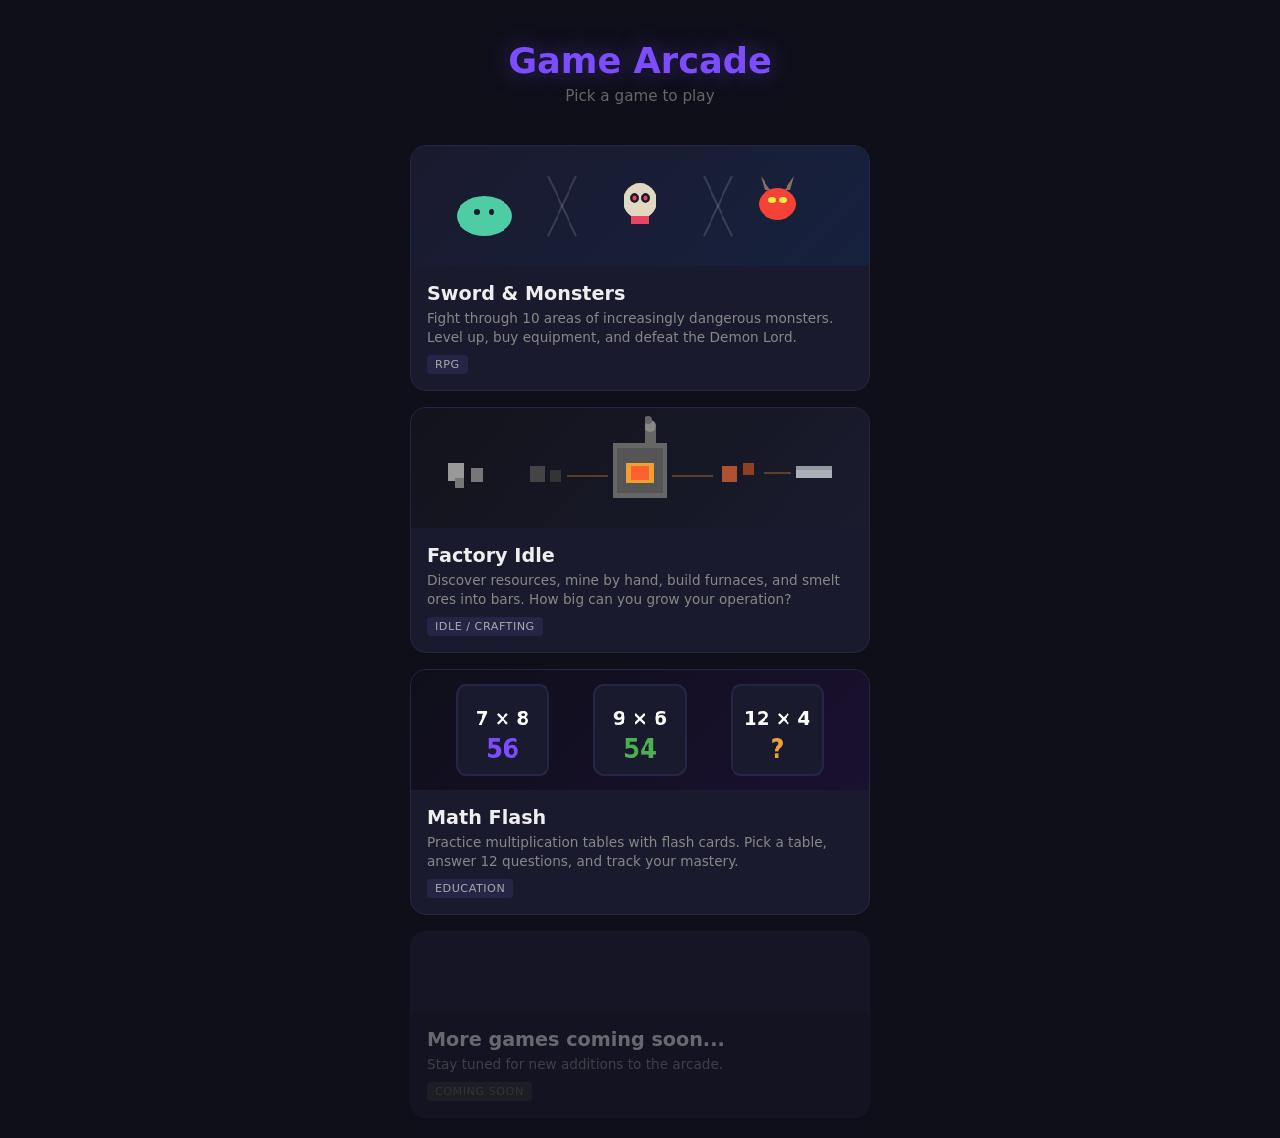
<file: index.html>
<!DOCTYPE html>
<html lang="en">
<head>
  <meta charset="UTF-8">
  <meta name="viewport" content="width=device-width, initial-scale=1.0, user-scalable=no">
  <meta name="apple-mobile-web-app-capable" content="yes">
  <meta name="apple-mobile-web-app-status-bar-style" content="black-translucent">
  <title>Game Arcade</title>
  <style>
    * {
      margin: 0;
      padding: 0;
      box-sizing: border-box;
    }

    body {
      background: #0f0f1a;
      color: #eee;
      font-family: 'Segoe UI', system-ui, sans-serif;
      min-height: 100dvh;
      display: flex;
      flex-direction: column;
      align-items: center;
      -webkit-user-select: none;
      user-select: none;
      touch-action: manipulation;
    }

    header {
      padding: 40px 20px 20px;
      text-align: center;
      width: 100%;
      max-width: 500px;
    }

    header h1 {
      font-size: 2.2rem;
      color: #7c4dff;
      text-shadow: 0 0 25px rgba(124, 77, 255, 0.4);
      margin-bottom: 6px;
    }

    header p {
      color: #666;
      font-size: 0.95rem;
    }

    .games-grid {
      width: 100%;
      max-width: 500px;
      padding: 20px;
      display: flex;
      flex-direction: column;
      gap: 16px;
    }

    .game-card {
      background: #1a1a2e;
      border-radius: 16px;
      overflow: hidden;
      text-decoration: none;
      color: inherit;
      transition: transform 0.15s, box-shadow 0.15s;
      -webkit-tap-highlight-color: transparent;
      display: block;
      border: 1px solid #252545;
    }

    .game-card:active {
      transform: scale(0.98);
    }

    .game-card-banner {
      height: 120px;
      display: flex;
      align-items: center;
      justify-content: center;
      position: relative;
      overflow: hidden;
    }

    .game-card-banner canvas {
      image-rendering: pixelated;
    }

    .game-card-body {
      padding: 16px;
    }

    .game-card-title {
      font-size: 1.2rem;
      font-weight: bold;
      margin-bottom: 4px;
    }

    .game-card-desc {
      font-size: 0.85rem;
      color: #888;
      line-height: 1.4;
    }

    .game-card-tag {
      display: inline-block;
      background: #252545;
      color: #aaa;
      font-size: 0.7rem;
      padding: 3px 8px;
      border-radius: 4px;
      margin-top: 8px;
      text-transform: uppercase;
      letter-spacing: 0.5px;
    }

    .coming-soon {
      opacity: 0.4;
      pointer-events: none;
    }

    .coming-soon .game-card-tag {
      background: #333;
      color: #666;
    }
  </style>
</head>
<body>
  <header>
    <h1>Game Arcade</h1>
    <p>Pick a game to play</p>
  </header>

  <div class="games-grid">
    <a href="sword-and-monsters/" class="game-card" id="card-sword">
      <div class="game-card-banner" id="banner-sword"></div>
      <div class="game-card-body">
        <div class="game-card-title">Sword & Monsters</div>
        <div class="game-card-desc">Fight through 10 areas of increasingly dangerous monsters. Level up, buy equipment, and defeat the Demon Lord.</div>
        <span class="game-card-tag">RPG</span>
      </div>
    </a>

    <a href="factory-idle/" class="game-card" id="card-factory">
      <div class="game-card-banner" id="banner-factory"></div>
      <div class="game-card-body">
        <div class="game-card-title">Factory Idle</div>
        <div class="game-card-desc">Discover resources, mine by hand, build furnaces, and smelt ores into bars. How big can you grow your operation?</div>
        <span class="game-card-tag">Idle / Crafting</span>
      </div>
    </a>

    <a href="math-flash/" class="game-card" id="card-math">
      <div class="game-card-banner" id="banner-math"></div>
      <div class="game-card-body">
        <div class="game-card-title">Math Flash</div>
        <div class="game-card-desc">Practice multiplication tables with flash cards. Pick a table, answer 12 questions, and track your mastery.</div>
        <span class="game-card-tag">Education</span>
      </div>
    </a>

    <div class="game-card coming-soon">
      <div class="game-card-banner" style="background: #1e1e3a; height: 80px;"></div>
      <div class="game-card-body">
        <div class="game-card-title">More games coming soon...</div>
        <div class="game-card-desc">Stay tuned for new additions to the arcade.</div>
        <span class="game-card-tag">Coming Soon</span>
      </div>
    </div>
  </div>

  <script>
    // Draw a mini preview of a monster on the Sword & Monsters card
    const banner = document.getElementById('banner-sword');
    banner.style.background = 'linear-gradient(135deg, #1a1a2e 0%, #16213e 100%)';

    // Draw three small monsters as a preview
    const monsters = [
      { x: 80, y: 60, color: '#4ecca3', type: 'slime' },
      { x: 250, y: 55, color: '#e94560', type: 'skull' },
      { x: 400, y: 60, color: '#f44336', type: 'dragon' },
    ];

    const canvas = document.createElement('canvas');
    canvas.width = 500;
    canvas.height = 120;
    canvas.style.width = '100%';
    canvas.style.height = '100%';
    banner.appendChild(canvas);
    const ctx = canvas.getContext('2d');

    // Slime
    ctx.fillStyle = '#4ecca3';
    ctx.beginPath();
    ctx.ellipse(80, 70, 30, 20, 0, 0, Math.PI * 2);
    ctx.fill();
    ctx.fillStyle = '#1a1a2e';
    ctx.beginPath();
    ctx.arc(72, 66, 3, 0, Math.PI * 2);
    ctx.arc(88, 66, 3, 0, Math.PI * 2);
    ctx.fill();

    // Skeleton skull
    ctx.fillStyle = '#e0d8c0';
    ctx.beginPath();
    ctx.arc(250, 55, 18, 0, Math.PI * 2);
    ctx.fill();
    ctx.fillStyle = '#1a1a2e';
    ctx.beginPath();
    ctx.arc(244, 52, 5, 0, Math.PI * 2);
    ctx.arc(256, 52, 5, 0, Math.PI * 2);
    ctx.fill();
    ctx.fillStyle = '#e94560';
    ctx.beginPath();
    ctx.arc(244, 52, 2.5, 0, Math.PI * 2);
    ctx.arc(256, 52, 2.5, 0, Math.PI * 2);
    ctx.fill();
    ctx.fillRect(240, 70, 20, 8);

    // Dragon head
    ctx.fillStyle = '#f44336';
    ctx.beginPath();
    ctx.ellipse(400, 58, 20, 16, 0, 0, Math.PI * 2);
    ctx.fill();
    ctx.fillStyle = '#8d6e63';
    ctx.beginPath();
    ctx.moveTo(386, 44);
    ctx.lineTo(382, 30);
    ctx.lineTo(392, 44);
    ctx.fill();
    ctx.beginPath();
    ctx.moveTo(414, 44);
    ctx.lineTo(418, 30);
    ctx.lineTo(408, 44);
    ctx.fill();
    ctx.fillStyle = '#ffeb3b';
    ctx.beginPath();
    ctx.ellipse(394, 54, 4, 3, 0, 0, Math.PI * 2);
    ctx.ellipse(406, 54, 4, 3, 0, 0, Math.PI * 2);
    ctx.fill();

    // Crossed swords in center
    ctx.strokeStyle = 'rgba(255,255,255,0.15)';
    ctx.lineWidth = 2;
    ctx.beginPath();
    ctx.moveTo(150, 30);
    ctx.lineTo(180, 90);
    ctx.stroke();
    ctx.beginPath();
    ctx.moveTo(180, 30);
    ctx.lineTo(150, 90);
    ctx.stroke();

    ctx.strokeStyle = 'rgba(255,255,255,0.15)';
    ctx.beginPath();
    ctx.moveTo(320, 30);
    ctx.lineTo(350, 90);
    ctx.stroke();
    ctx.beginPath();
    ctx.moveTo(350, 30);
    ctx.lineTo(320, 90);
    ctx.stroke();

    // Draw Factory Idle banner
    const fBanner = document.getElementById('banner-factory');
    fBanner.style.background = 'linear-gradient(135deg, #12131a 0%, #1a1b2e 100%)';
    const fCanvas = document.createElement('canvas');
    fCanvas.width = 500;
    fCanvas.height = 120;
    fCanvas.style.width = '100%';
    fCanvas.style.height = '100%';
    fBanner.appendChild(fCanvas);
    const fc = fCanvas.getContext('2d');

    // Stone chunks
    fc.fillStyle = '#999';
    fc.fillRect(40, 55, 18, 18);
    fc.fillStyle = '#777';
    fc.fillRect(65, 60, 14, 14);
    fc.fillRect(48, 70, 10, 10);

    // Coal
    fc.fillStyle = '#444';
    fc.fillRect(130, 58, 16, 16);
    fc.fillStyle = '#333';
    fc.fillRect(152, 62, 12, 12);

    // Furnace
    fc.fillStyle = '#666';
    fc.fillRect(220, 35, 60, 55);
    fc.fillStyle = '#555';
    fc.fillRect(225, 40, 50, 45);
    fc.fillStyle = '#f0a030';
    fc.fillRect(235, 55, 30, 20);
    fc.fillStyle = '#ff6030';
    fc.fillRect(240, 58, 20, 14);
    // Chimney
    fc.fillStyle = '#666';
    fc.fillRect(255, 20, 12, 20);
    fc.fillStyle = '#888';
    fc.beginPath();
    fc.arc(261, 18, 6, 0, Math.PI * 2);
    fc.fill();
    fc.fillStyle = '#666';
    fc.beginPath();
    fc.arc(259, 12, 4, 0, Math.PI * 2);
    fc.fill();

    // Iron ore
    fc.fillStyle = '#b05030';
    fc.fillRect(340, 58, 16, 16);
    fc.fillStyle = '#904020';
    fc.fillRect(362, 55, 12, 12);

    // Iron bar
    fc.fillStyle = '#aab0b8';
    fc.fillRect(420, 58, 40, 12);
    fc.fillStyle = '#9098a0';
    fc.fillRect(420, 58, 40, 4);

    // Arrow
    fc.strokeStyle = 'rgba(240,160,48,0.3)';
    fc.lineWidth = 2;
    fc.beginPath();
    fc.moveTo(170, 68);
    fc.lineTo(215, 68);
    fc.stroke();
    fc.beginPath();
    fc.moveTo(285, 68);
    fc.lineTo(330, 68);
    fc.stroke();
    fc.beginPath();
    fc.moveTo(385, 65);
    fc.lineTo(415, 65);
    fc.stroke();
    // Draw Math Flash banner
    const mBanner = document.getElementById('banner-math');
    mBanner.style.background = 'linear-gradient(135deg, #0f0f1a 0%, #1a1030 100%)';
    const mCanvas = document.createElement('canvas');
    mCanvas.width = 500;
    mCanvas.height = 120;
    mCanvas.style.width = '100%';
    mCanvas.style.height = '100%';
    mBanner.appendChild(mCanvas);
    const mc = mCanvas.getContext('2d');

    // Flash card shapes
    mc.fillStyle = '#1a1a2e';
    mc.strokeStyle = '#252545';
    mc.lineWidth = 2;

    // Card 1
    mc.beginPath();
    mc.roundRect(50, 15, 100, 90, 10);
    mc.fill();
    mc.stroke();
    mc.fillStyle = '#fff';
    mc.font = 'bold 20px system-ui';
    mc.textAlign = 'center';
    mc.fillText('7 × 8', 100, 55);
    mc.fillStyle = '#7c4dff';
    mc.font = 'bold 26px system-ui';
    mc.fillText('56', 100, 88);

    // Card 2
    mc.fillStyle = '#1a1a2e';
    mc.beginPath();
    mc.roundRect(200, 15, 100, 90, 10);
    mc.fill();
    mc.stroke();
    mc.fillStyle = '#fff';
    mc.font = 'bold 20px system-ui';
    mc.fillText('9 × 6', 250, 55);
    mc.fillStyle = '#4caf50';
    mc.font = 'bold 26px system-ui';
    mc.fillText('54', 250, 88);

    // Card 3
    mc.fillStyle = '#1a1a2e';
    mc.beginPath();
    mc.roundRect(350, 15, 100, 90, 10);
    mc.fill();
    mc.stroke();
    mc.fillStyle = '#fff';
    mc.font = 'bold 20px system-ui';
    mc.fillText('12 × 4', 400, 55);
    mc.fillStyle = '#f0a030';
    mc.font = 'bold 26px system-ui';
    mc.fillText('?', 400, 88);
  </script>
</body>
</html>
</file>
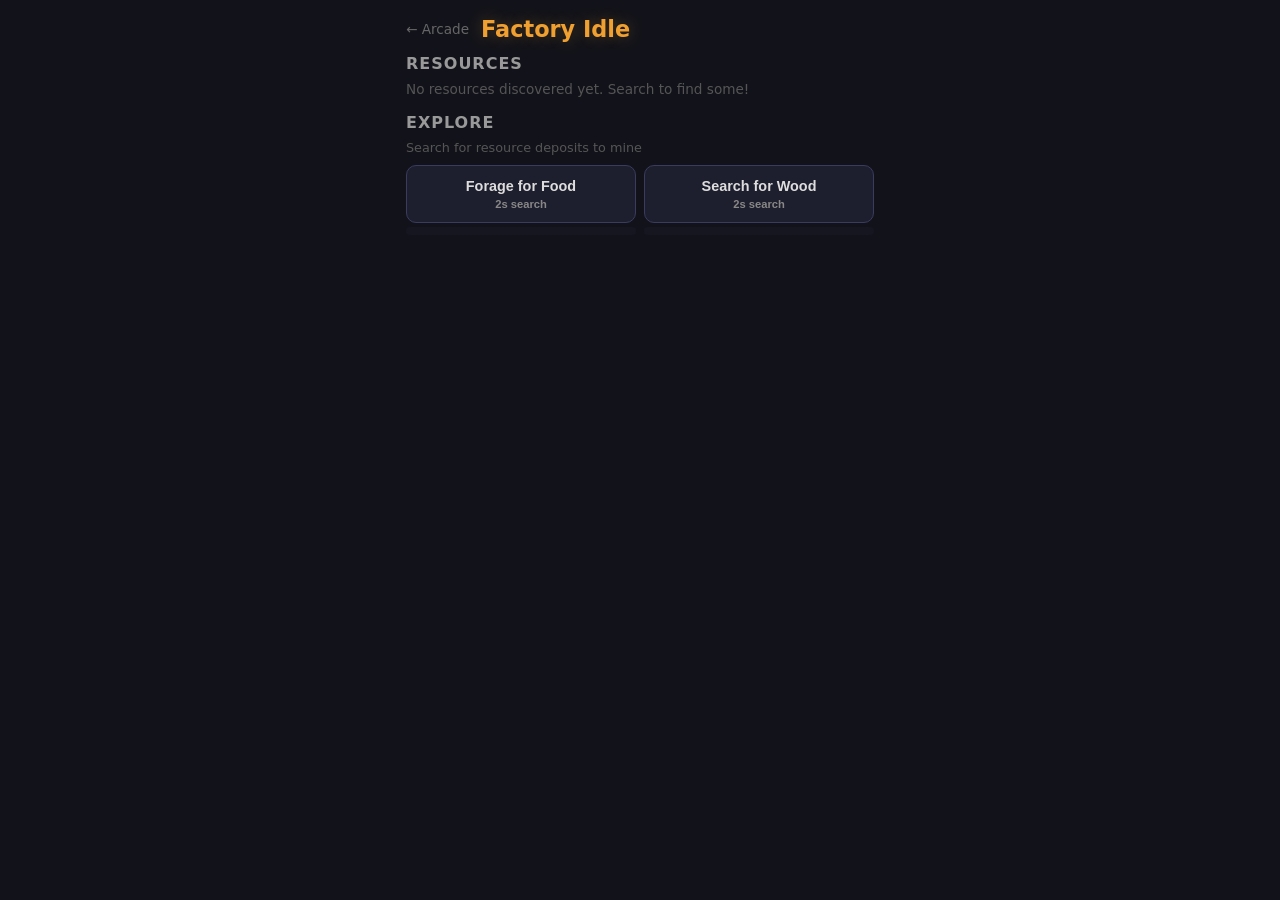
<file: factory-idle/index.html>
<!DOCTYPE html>
<html lang="en">
<head>
  <meta charset="UTF-8">
  <meta name="viewport" content="width=device-width, initial-scale=1.0, user-scalable=no">
  <meta name="apple-mobile-web-app-capable" content="yes">
  <meta name="apple-mobile-web-app-status-bar-style" content="black-translucent">
  <title>Factory Idle</title>
  <link rel="stylesheet" href="style.css?v=11">
</head>
<body>
  <div id="game">
    <header>
      <a href="../" class="back-link">&larr; Arcade</a>
      <h1>Factory Idle</h1>
    </header>

    <div id="resources-panel">
      <h2>Resources</h2>
      <div id="resources-list"></div>
    </div>

    <div id="explore-panel">
      <h2>Explore</h2>
      <p class="panel-desc">Search for resource deposits to mine</p>
      <div id="explore-buttons"></div>
    </div>

    <div id="mine-panel" class="hidden">
      <h2>Mine</h2>
      <p class="panel-desc">Tap to collect resources</p>
      <div id="mine-buttons"></div>
    </div>

    <div id="tools-panel" class="hidden">
      <h2>Tools</h2>
      <p class="panel-desc">Craft tools to unlock new areas and mine faster</p>
      <div id="tools-buttons"></div>
    </div>

    <div id="worker-panel" class="hidden">
      <h2>Workers</h2>
      <p class="panel-desc">Hire workers to gather resources automatically</p>
      <div id="worker-rows"></div>
      <div id="worker-upgrade-buttons"></div>
    </div>

    <div id="auto-miner-panel" class="hidden">
      <h2>Auto Miners</h2>
      <p class="panel-desc">Deploy auto miners to gather resources automatically</p>
      <div id="auto-miner-buttons"></div>
      <div id="auto-miner-slots"></div>
    </div>

    <div id="drone-panel" class="hidden">
      <h2>Search Drones</h2>
      <p class="panel-desc">Deploy drones to automatically search for resources</p>
      <div id="drone-buttons"></div>
      <div id="drone-slots"></div>
    </div>

    <div id="craft-panel" class="hidden">
      <h2>Build</h2>
      <div id="craft-buttons"></div>
    </div>

    <div id="handcraft-panel" class="hidden">
      <h2>Handcraft</h2>
      <p class="panel-desc">Craft items by hand</p>
      <div id="handcraft-buttons"></div>
    </div>

    <div id="smelt-panel" class="hidden">
      <h2>Furnaces</h2>
      <p class="panel-desc">Smelt ores into bars using coal</p>
      <div id="smelt-buttons"></div>
      <div id="furnace-slots"></div>
    </div>

    <div id="factory-panel" class="hidden">
      <h2>Factories</h2>
      <p class="panel-desc">Produce advanced items using coal</p>
      <div id="factory-buttons"></div>
      <div id="factory-slots"></div>
    </div>

    <div id="power-panel" class="hidden">
      <h2>Coal Power Plants</h2>
      <p class="panel-desc">Automatically convert coal into power</p>
      <div id="power-buttons"></div>
      <div id="power-slots"></div>
    </div>

    <div id="upgrade-panel" class="hidden">
      <h2>Upgrades</h2>
      <p class="panel-desc">Retrofit machines to use power instead of coal</p>
      <div id="upgrade-buttons"></div>
    </div>

    <div id="message-log"></div>
  </div>

  <script src="game-logic.js?v=11"></script>
  <script src="game.js?v=11"></script>
</body>
</html>
</file>
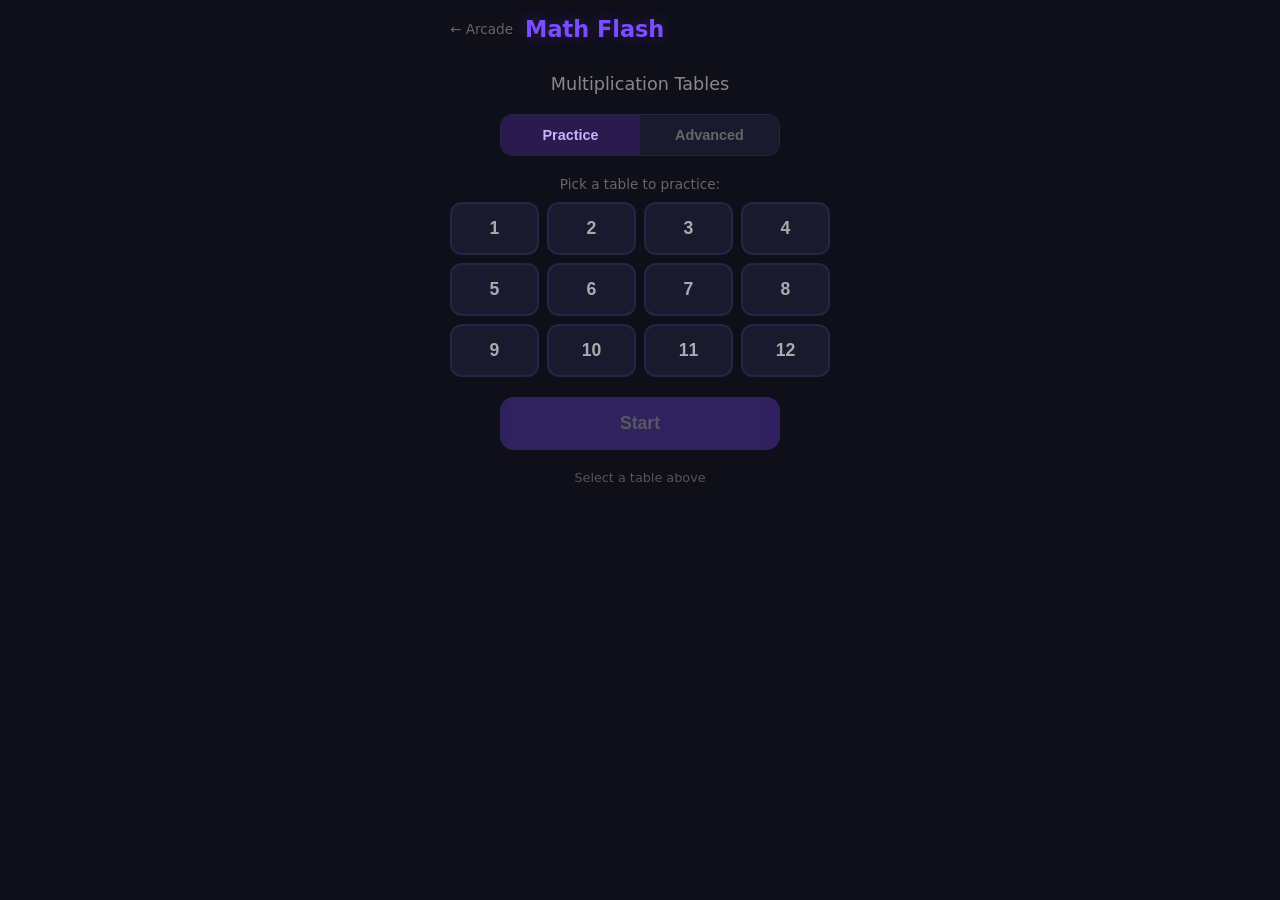
<file: math-flash/index.html>
<!DOCTYPE html>
<html lang="en">
<head>
  <meta charset="UTF-8">
  <meta name="viewport" content="width=device-width, initial-scale=1.0, user-scalable=no">
  <meta name="apple-mobile-web-app-capable" content="yes">
  <meta name="apple-mobile-web-app-status-bar-style" content="black-translucent">
  <title>Math Flash Cards</title>
  <link rel="stylesheet" href="style.css?v=2">
</head>
<body>
  <div id="app">
    <header>
      <a href="../" class="back-link">&larr; Arcade</a>
      <h1>Math Flash</h1>
    </header>

    <!-- Menu screen -->
    <div id="menu-screen">
      <p class="menu-subtitle">Multiplication Tables</p>

      <div id="mode-picker">
        <button id="mode-practice" class="mode-btn selected">Practice</button>
        <button id="mode-advanced" class="mode-btn">Advanced</button>
      </div>

      <div id="table-picker">
        <p class="picker-label">Pick a table to practice:</p>
        <div id="table-buttons"></div>
      </div>

      <div id="advanced-info" class="hidden">
        <p class="picker-label">All 144 combinations (1-12 × 1-12)</p>
        <p class="picker-label">Wrong answers repeat until you get them right</p>
      </div>

      <button id="start-btn" class="primary-btn" disabled>Start</button>
      <p id="selection-label" class="selection-label">Select a table above</p>
    </div>

    <!-- Game screen -->
    <div id="game-screen" class="hidden">
      <div id="progress-bar"><div id="progress-fill"></div></div>
      <div id="score-row">
        <span id="score-display">0 / 0</span>
        <span id="remaining-display"></span>
        <span id="streak-display"></span>
      </div>

      <div id="card">
        <div id="problem"></div>
      </div>

      <div id="choices"></div>
    </div>

    <!-- Results screen -->
    <div id="results-screen" class="hidden">
      <div id="results-card">
        <div id="results-grade"></div>
        <div id="results-score"></div>
        <div id="results-time"></div>
        <div id="results-streak"></div>
      </div>
      <div id="missed-section" class="hidden">
        <p class="missed-title">Review these:</p>
        <div id="missed-list"></div>
      </div>
      <button id="retry-btn" class="primary-btn">Try Again</button>
      <button id="menu-btn" class="secondary-btn">Back to Menu</button>
    </div>
  </div>

  <script src="game.js?v=2"></script>
</body>
</html>
</file>
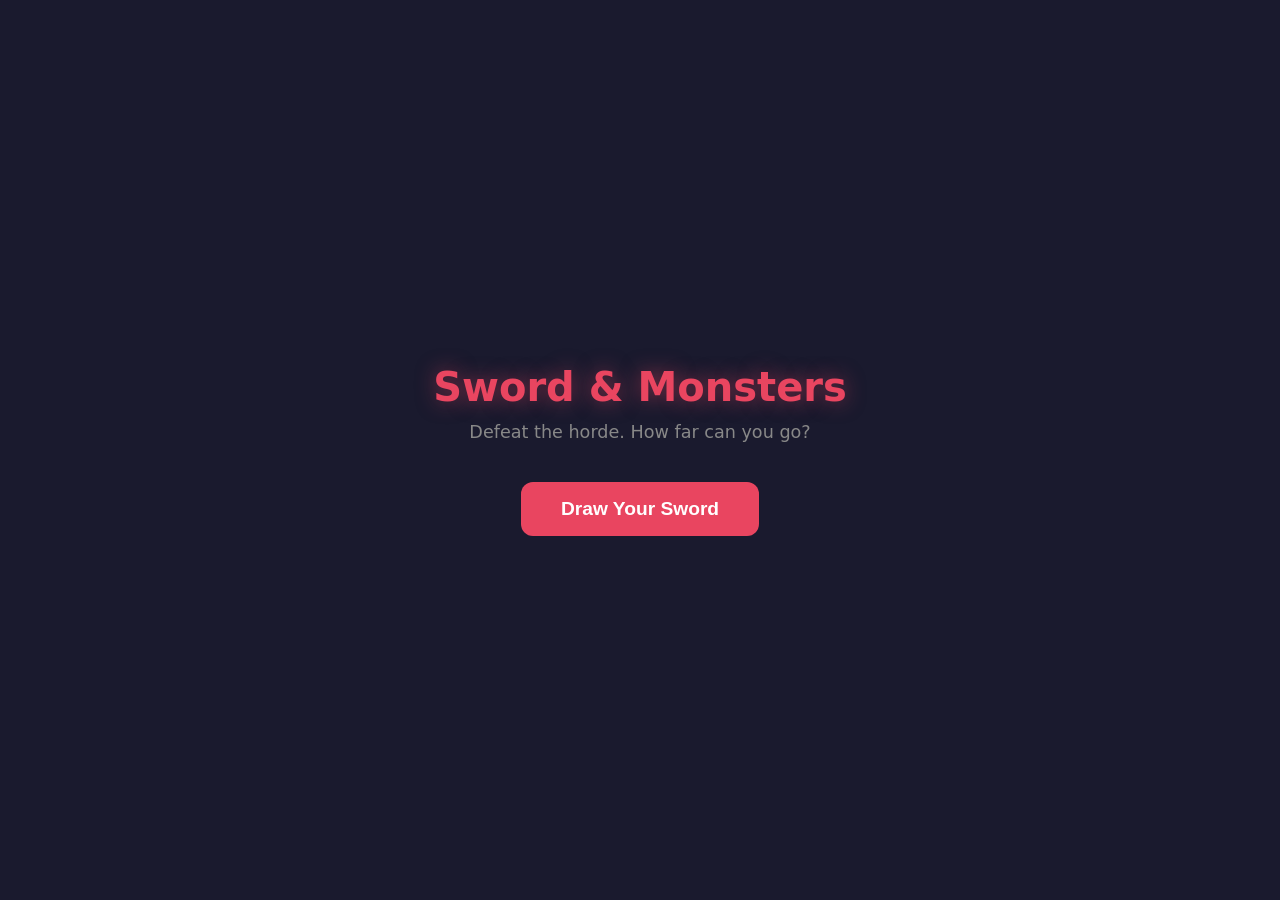
<file: sword-and-monsters/index.html>
<!DOCTYPE html>
<html lang="en">
<head>
  <meta charset="UTF-8">
  <meta name="viewport" content="width=device-width, initial-scale=1.0, user-scalable=no">
  <meta name="apple-mobile-web-app-capable" content="yes">
  <meta name="apple-mobile-web-app-status-bar-style" content="black-translucent">
  <title>Sword & Monsters</title>
  <link rel="stylesheet" href="style.css">
</head>
<body>
  <div id="game">
    <!-- Title Screen -->
    <div id="title-screen" class="screen active">
      <h1>Sword &amp; Monsters</h1>
      <p class="subtitle">Defeat the horde. How far can you go?</p>
      <button id="start-btn" class="btn">Draw Your Sword</button>
    </div>

    <!-- Story Screen -->
    <div id="story-screen" class="screen">
      <div id="story-content">
        <h2 id="story-title"></h2>
        <div id="story-text"></div>
      </div>
      <button id="story-continue-btn" class="btn">Continue</button>
    </div>

    <!-- Battle Screen -->
    <div id="battle-screen" class="screen">
      <div id="hud">
        <div id="player-hud">
          <span id="player-name">Hero Lv.1</span>
          <div class="bar-container">
            <div id="player-hp-bar" class="bar hp-bar"></div>
          </div>
          <span id="player-hp-text" class="bar-text"></span>
          <div class="bar-container xp-bar-container">
            <div id="player-xp-bar" class="bar xp-bar"></div>
          </div>
          <span id="player-xp-text" class="bar-text"></span>
        </div>
        <div id="level-display">
          <div id="area-num"></div>
          <div id="gold-display">0g</div>
        </div>
        <div id="monster-hud">
          <span id="monster-name"></span>
          <div class="bar-container">
            <div id="monster-hp-bar" class="bar hp-bar enemy"></div>
          </div>
          <span id="monster-hp-text" class="bar-text"></span>
        </div>
      </div>

      <div id="arena">
        <div id="monster-container">
          <canvas id="monster-canvas" width="200" height="200"></canvas>
        </div>
        <div id="damage-flash"></div>
        <div id="slash-effect"></div>
      </div>

      <div id="battle-log"></div>

      <div id="controls">
        <button id="attack-btn" class="btn attack-btn">Attack</button>
        <button id="heal-btn" class="btn heal-btn">Heal <span id="heal-count"></span></button>
      </div>
    </div>

    <!-- Victory Screen (per monster) -->
    <div id="victory-screen" class="screen">
      <h2 id="victory-text">Monster Defeated!</h2>
      <p id="victory-reward"></p>
      <div id="victory-buttons">
        <button id="next-btn" class="btn">Fight Again</button>
        <button id="next-area-btn" class="btn btn-secondary">Next Area</button>
      </div>
    </div>

    <!-- Shop Screen -->
    <div id="shop-screen" class="screen">
      <h2>Shop</h2>
      <div id="shop-gold">Gold: <span id="shop-gold-amount">0</span></div>
      <div id="shop-equipment">
        <h3>Equipped</h3>
        <div id="equipped-list"></div>
      </div>
      <div id="shop-items"></div>
      <button id="shop-leave-btn" class="btn">Enter Area <span id="shop-next-area"></span></button>
    </div>

    <!-- Game Over Screen -->
    <div id="gameover-screen" class="screen">
      <h2>You Have Fallen</h2>
      <p id="gameover-text"></p>
      <button id="retry-btn" class="btn">Try Again</button>
    </div>
  </div>

  <script src="monsters.js"></script>
  <script src="items.js"></script>
  <script src="story.js"></script>
  <script src="game.js"></script>
</body>
</html>
</file>
<file: factory-idle/style.css>
* {
  margin: 0;
  padding: 0;
  box-sizing: border-box;
}

body {
  background: #12131a;
  color: #ddd;
  font-family: 'Segoe UI', system-ui, sans-serif;
  min-height: 100dvh;
  touch-action: manipulation;
  -webkit-user-select: none;
  user-select: none;
}

#game {
  max-width: 500px;
  margin: 0 auto;
  padding: 0 16px 40px;
}

/* Header */
header {
  padding: 16px 0 12px;
  display: flex;
  align-items: center;
  gap: 12px;
}

.back-link {
  color: #666;
  text-decoration: none;
  font-size: 0.85rem;
}

header h1 {
  font-size: 1.4rem;
  color: #f0a030;
  text-shadow: 0 0 15px rgba(240, 160, 48, 0.3);
}

/* Panels */
h2 {
  font-size: 1rem;
  color: #999;
  text-transform: uppercase;
  letter-spacing: 1px;
  margin-bottom: 8px;
}

.panel-desc {
  font-size: 0.8rem;
  color: #555;
  margin-bottom: 10px;
}

#resources-panel,
#explore-panel,
#mine-panel,
#tools-panel,
#worker-panel,
#auto-miner-panel,
#drone-panel,
#craft-panel,
#smelt-panel,
#factory-panel,
#power-panel,
#upgrade-panel {
  margin-bottom: 16px;
}

.hidden {
  display: none !important;
}

@keyframes panelReveal {
  from { opacity: 0; transform: translateY(12px); }
  to { opacity: 1; transform: translateY(0); }
}

.panel-reveal {
  animation: panelReveal 0.4s ease forwards;
}

/* Resources display */
#resources-list {
  display: grid;
  grid-template-columns: repeat(2, 1fr);
  gap: 6px;
}

.resource-badge {
  background: #1e1f2e;
  border-radius: 8px;
  padding: 6px 10px;
  display: flex;
  align-items: center;
  gap: 6px;
  border: 1px solid #2a2b3e;
  min-height: 38px;
}

.resource-icon {
  width: 8px;
  height: 8px;
  border-radius: 2px;
  flex-shrink: 0;
}

.resource-info {
  display: flex;
  flex-direction: column;
  gap: 0;
  min-width: 0;
  flex: 1;
}

.resource-name {
  font-size: 0.7rem;
  color: #888;
}

.resource-deposit {
  font-size: 0.55rem;
  color: #555;
}

.resource-count {
  font-size: 0.9rem;
  font-weight: bold;
  margin-left: auto;
  min-width: 24px;
  text-align: right;
  flex-shrink: 0;
}

/* Buttons grid */
#explore-buttons,
#mine-buttons,
#tools-buttons,
#worker-buttons,
#worker-upgrade-buttons,
#auto-miner-buttons,
#drone-buttons,
#craft-buttons,
#smelt-buttons,
#factory-buttons,
#power-buttons,
#upgrade-buttons {
  display: flex;
  flex-wrap: wrap;
  gap: 8px;
}

/* Generic button */
.game-btn {
  background: #1e1f2e;
  border: 1px solid #2a2b3e;
  color: #ddd;
  padding: 12px 16px;
  border-radius: 10px;
  font-size: 0.9rem;
  font-weight: 600;
  cursor: pointer;
  transition: transform 0.08s, background 0.15s, border-color 0.15s;
  -webkit-tap-highlight-color: transparent;
  display: flex;
  flex-direction: column;
  align-items: center;
  gap: 4px;
  min-width: 100px;
  flex: 1;
}

.game-btn:active {
  transform: scale(0.95);
  background: #282940;
}

.game-btn:disabled {
  opacity: 0.35;
  cursor: default;
  transform: none;
}

.game-btn.active-action {
  border-color: #f0a030;
  box-shadow: 0 0 8px rgba(240, 160, 48, 0.25);
}

.game-btn.unlock-btn {
  border-color: #4a4a1e;
}

.game-btn .btn-label {
  font-size: 0.9rem;
}

.game-btn .btn-cost {
  font-size: 0.7rem;
  color: #888;
}

.cost-ok {
  color: #7ec860;
}

.cost-missing {
  color: #e06060;
}

.game-btn .btn-icon {
  width: 10px;
  height: 10px;
  border-radius: 3px;
  margin-bottom: 2px;
}

/* Explore buttons */
.explore-wrapper {
  flex: 1;
  min-width: 100px;
  display: flex;
  flex-direction: column;
  gap: 4px;
}

.explore-btn {
  border-color: #3a3b5e;
  width: 100%;
}

.explore-btn:active {
  border-color: #5a5b8e;
}

.explore-bar-container {
  height: 4px;
  border-radius: 2px;
}

.explore-bar {
  background: linear-gradient(to right, #536dfe, #7c4dff);
  border-radius: 2px;
}

/* Mine buttons */
.mine-wrapper {
  flex: 1;
  min-width: 100px;
  display: flex;
  flex-direction: column;
  gap: 4px;
}

.mine-btn {
  position: relative;
  overflow: hidden;
  width: 100%;
}

.mine-bar-container {
  height: 4px;
  border-radius: 2px;
}

.mine-bar {
  background: linear-gradient(to right, #8B5E3C, #a0724a);
  border-radius: 2px;
}

/* Tool buttons */
.tool-btn {
  border-color: #5a4a2e;
}

.tool-btn .btn-desc {
  font-size: 0.65rem;
  color: #666;
}

/* Craft / smelt buttons */
.craft-btn {
  border-color: #3a4a2e;
}

.smelt-btn {
  border-color: #4a3a2e;
}

.handcraft-btn {
  border-color: #4a3a5e;
}

.factory-recipe-btn {
  border-color: #2e4a3a;
}

.smelt-btn.active {
  border-color: #f0a030;
  box-shadow: 0 0 10px rgba(240, 160, 48, 0.2);
}

.factory-bar-fill {
  background: linear-gradient(to right, #4caf50, #2e7d32);
}

.power-btn {
  border-color: #4a4a1e;
}

.power-bar-fill {
  background: linear-gradient(to right, #ffeb3b, #f9a825);
}

.electric-bar-fill {
  background: linear-gradient(to right, #42a5f5, #1565c0);
}

.upgrade-btn {
  border-color: #1e3a4a;
}

.smelt-btn.electric,
.factory-recipe-btn.electric {
  border-color: #1e3a4a;
}

.furnace-slot.electric-slot {
  border-color: #1e3a4a;
}

#power-slots,
#auto-miner-slots,
#drone-slots {
  display: flex;
  flex-direction: column;
  gap: 8px;
  margin-top: 12px;
}

/* Worker rows */
#worker-rows {
  display: flex;
  flex-direction: column;
  gap: 8px;
}

.worker-row {
  display: flex;
  align-items: center;
  gap: 8px;
}

.worker-row .worker-btn {
  border-color: #3a5a2e;
  min-width: 110px;
  max-width: 110px;
  flex: none;
  padding: 8px 10px;
  gap: 2px;
}

.worker-row .worker-btn .btn-label {
  font-size: 0.75rem;
}

.worker-boxes {
  display: flex;
  flex-wrap: wrap;
  gap: 5px;
  flex: 1;
  min-height: 36px;
  align-items: center;
}

.worker-box {
  width: 32px;
  height: 36px;
  background: #1e1f2e;
  border: 1px solid #2a2b3e;
  border-radius: 6px;
  display: flex;
  flex-direction: column;
  align-items: center;
  justify-content: center;
  gap: 3px;
  opacity: 0.5;
}

.worker-box.active {
  opacity: 1;
  border-color: #3a5a2e;
}

.worker-box-icon {
  width: 16px;
  height: 16px;
  border-radius: 3px;
  font-size: 0.5rem;
  font-weight: bold;
  color: #fff;
  display: flex;
  align-items: center;
  justify-content: center;
}

.worker-box-bar {
  width: 22px;
  height: 3px;
  background: #151620;
  border-radius: 2px;
  overflow: hidden;
}

.worker-box-fill {
  height: 100%;
  background: linear-gradient(to right, #8bc34a, #558b2f);
  width: 0%;
  border-radius: 2px;
  transition: width 0.1s linear;
}

#worker-upgrade-buttons {
  margin-top: 8px;
}

.auto-miner-btn {
  border-color: #3a4a5e;
}

.auto-miner-bar-fill {
  background: linear-gradient(to right, #607d8b, #455a64);
}

.drone-btn {
  border-color: #1e4a4a;
}

.drone-bar-fill {
  background: linear-gradient(to right, #80deea, #4bacb8);
}

/* Furnace slots */
#furnace-slots {
  display: flex;
  flex-direction: column;
  gap: 8px;
  margin-top: 12px;
}

.furnace-slot {
  background: #1e1f2e;
  border: 1px solid #2a2b3e;
  border-radius: 10px;
  padding: 10px 14px;
}

.furnace-slot.active {
  border-color: #4a3a1e;
}

.furnace-slot-header {
  display: flex;
  justify-content: space-between;
  align-items: center;
  margin-bottom: 6px;
}

.furnace-slot-label {
  font-size: 0.8rem;
  font-weight: bold;
  color: #bbb;
}

.furnace-slot-status {
  font-size: 0.7rem;
  color: #666;
}

.furnace-slot.active .furnace-slot-status {
  color: #f0a030;
}

.bar-container {
  width: 100%;
  height: 8px;
  background: #151620;
  border-radius: 4px;
  overflow: hidden;
}

.furnace-bar {
  height: 6px;
}

.bar {
  height: 100%;
  border-radius: 4px;
  background: linear-gradient(to right, #f0a030, #e07020);
  width: 0%;
  transition: width 0.1s linear;
}

/* Message log */
#message-log {
  position: fixed;
  bottom: 16px;
  left: 50%;
  transform: translateX(-50%);
  max-width: 460px;
  width: calc(100% - 32px);
  display: flex;
  flex-direction: column;
  gap: 4px;
  pointer-events: none;
  z-index: 100;
}

.message {
  background: #1e1f2e;
  border: 1px solid #2a2b3e;
  border-radius: 8px;
  padding: 8px 14px;
  font-size: 0.8rem;
  color: #aaa;
  animation: msgSlideUp 0.3s ease, msgFadeOut 0.4s ease 2s forwards;
}

.message.msg-success {
  border-color: #3a5a2e;
  color: #7ec860;
}

.message.msg-discover {
  border-color: #4a3a0e;
  color: #f0a030;
}

.message.msg-fail {
  border-color: #4a2a2a;
  color: #c06060;
}

@keyframes msgSlideUp {
  from { opacity: 0; transform: translateY(10px); }
  to { opacity: 1; transform: translateY(0); }
}

@keyframes msgFadeOut {
  from { opacity: 1; }
  to { opacity: 0; }
}

/* Float numbers on mine */
.float-number {
  position: fixed;
  font-weight: bold;
  font-size: 1.1rem;
  color: #f0a030;
  pointer-events: none;
  z-index: 50;
  animation: floatUp 0.7s ease forwards;
}

@keyframes floatUp {
  0% { opacity: 1; transform: translateY(0); }
  100% { opacity: 0; transform: translateY(-40px); }
}
</file>
<file: math-flash/style.css>
* {
  margin: 0;
  padding: 0;
  box-sizing: border-box;
}

body {
  background: #0f0f1a;
  color: #eee;
  font-family: 'Segoe UI', system-ui, sans-serif;
  min-height: 100dvh;
  touch-action: manipulation;
  -webkit-user-select: none;
  user-select: none;
}

#app {
  max-width: 420px;
  margin: 0 auto;
  padding: 0 20px 40px;
  display: flex;
  flex-direction: column;
  min-height: 100dvh;
}

/* Header */
header {
  padding: 16px 0 12px;
  display: flex;
  align-items: center;
  gap: 12px;
}

.back-link {
  color: #666;
  text-decoration: none;
  font-size: 0.85rem;
}

header h1 {
  font-size: 1.4rem;
  color: #7c4dff;
  text-shadow: 0 0 15px rgba(124, 77, 255, 0.3);
}

.hidden {
  display: none !important;
}

/* Menu */
#menu-screen {
  flex: 1;
  display: flex;
  flex-direction: column;
  align-items: center;
  padding-top: 20px;
  gap: 20px;
}

.menu-subtitle {
  font-size: 1.1rem;
  color: #888;
}

#mode-picker {
  display: flex;
  gap: 0;
  border-radius: 12px;
  overflow: hidden;
  border: 1px solid #252545;
  width: 100%;
  max-width: 280px;
}

.mode-btn {
  flex: 1;
  background: #1a1a2e;
  border: none;
  color: #666;
  font-size: 0.9rem;
  font-weight: 600;
  padding: 12px 0;
  cursor: pointer;
  transition: all 0.12s;
  -webkit-tap-highlight-color: transparent;
}

.mode-btn.selected {
  background: #2a1a4e;
  color: #c9b3ff;
}

#advanced-info {
  text-align: center;
  padding: 12px 0;
}

#table-picker {
  width: 100%;
}

.picker-label {
  font-size: 0.85rem;
  color: #666;
  margin-bottom: 10px;
  text-align: center;
}

#table-buttons {
  display: grid;
  grid-template-columns: repeat(4, 1fr);
  gap: 8px;
}

.table-btn {
  background: #1a1a2e;
  border: 2px solid #252545;
  color: #aaa;
  font-size: 1.1rem;
  font-weight: bold;
  padding: 14px 0;
  border-radius: 12px;
  cursor: pointer;
  transition: all 0.12s;
  -webkit-tap-highlight-color: transparent;
}

.table-btn:active {
  transform: scale(0.95);
}

.table-btn.selected {
  background: #2a1a4e;
  border-color: #7c4dff;
  color: #c9b3ff;
  box-shadow: 0 0 12px rgba(124, 77, 255, 0.2);
}

.table-btn.mastered {
  border-color: #2e5a2e;
  color: #6a6;
}

.table-btn.mastered::after {
  content: '';
  display: block;
  width: 6px;
  height: 6px;
  border-radius: 50%;
  background: #4caf50;
  margin: 4px auto 0;
}

.selection-label {
  font-size: 0.8rem;
  color: #555;
}

.primary-btn {
  background: #7c4dff;
  border: none;
  color: #fff;
  font-size: 1.1rem;
  font-weight: bold;
  padding: 16px 48px;
  border-radius: 14px;
  cursor: pointer;
  transition: all 0.12s;
  -webkit-tap-highlight-color: transparent;
  width: 100%;
  max-width: 280px;
}

.primary-btn:active {
  transform: scale(0.97);
  background: #6a3de6;
}

.primary-btn:disabled {
  opacity: 0.3;
  cursor: default;
  transform: none;
}

.secondary-btn {
  background: transparent;
  border: 1px solid #333;
  color: #888;
  font-size: 0.9rem;
  padding: 12px 32px;
  border-radius: 12px;
  cursor: pointer;
  -webkit-tap-highlight-color: transparent;
  width: 100%;
  max-width: 280px;
}

.secondary-btn:active {
  background: #1a1a2e;
}

/* Game screen */
#game-screen {
  flex: 1;
  display: flex;
  flex-direction: column;
  gap: 16px;
  padding-top: 8px;
}

#progress-bar {
  width: 100%;
  height: 6px;
  background: #1a1a2e;
  border-radius: 3px;
  overflow: hidden;
}

#progress-fill {
  height: 100%;
  background: linear-gradient(to right, #7c4dff, #536dfe);
  border-radius: 3px;
  width: 0%;
  transition: width 0.3s ease;
}

#score-row {
  display: flex;
  justify-content: space-between;
  align-items: center;
  font-size: 0.85rem;
  color: #666;
}

#streak-display {
  color: #f0a030;
  font-weight: bold;
}

/* Flash card */
#card {
  background: #1a1a2e;
  border: 1px solid #252545;
  border-radius: 20px;
  padding: 36px 20px;
  text-align: center;
  flex-shrink: 0;
}

#problem {
  font-size: 2.8rem;
  font-weight: bold;
  color: #fff;
  letter-spacing: 2px;
}

/* Answer choices */
#choices {
  display: grid;
  grid-template-columns: 1fr 1fr;
  gap: 10px;
  flex: 1;
  align-content: start;
}

.choice-btn {
  background: #1a1a2e;
  border: 2px solid #252545;
  color: #ddd;
  font-size: 1.5rem;
  font-weight: bold;
  padding: 20px 0;
  border-radius: 14px;
  cursor: pointer;
  transition: all 0.1s;
  -webkit-tap-highlight-color: transparent;
}

.choice-btn:active {
  transform: scale(0.97);
}

.choice-btn.correct {
  background: #1a3a1a;
  border-color: #4caf50;
  color: #7ec860;
  animation: popCorrect 0.3s ease;
}

.choice-btn.wrong {
  background: #3a1a1a;
  border-color: #e05050;
  color: #e06060;
  animation: shake 0.35s ease;
}

.choice-btn:disabled {
  cursor: default;
}

@keyframes popCorrect {
  0% { transform: scale(1); }
  50% { transform: scale(1.05); }
  100% { transform: scale(1); }
}

@keyframes shake {
  0%, 100% { transform: translateX(0); }
  20% { transform: translateX(-6px); }
  40% { transform: translateX(6px); }
  60% { transform: translateX(-4px); }
  80% { transform: translateX(4px); }
}

/* Results */
#results-screen {
  flex: 1;
  display: flex;
  flex-direction: column;
  align-items: center;
  padding-top: 20px;
  gap: 16px;
}

#results-card {
  background: #1a1a2e;
  border: 1px solid #252545;
  border-radius: 20px;
  padding: 32px;
  text-align: center;
  width: 100%;
}

#results-grade {
  font-size: 3rem;
  font-weight: bold;
  margin-bottom: 8px;
}

#results-score {
  font-size: 1.1rem;
  color: #bbb;
  margin-bottom: 4px;
}

#results-time {
  font-size: 0.85rem;
  color: #666;
}

#results-streak {
  font-size: 0.85rem;
  color: #f0a030;
  margin-top: 4px;
}

.missed-title {
  font-size: 0.85rem;
  color: #666;
  margin-bottom: 8px;
}

#missed-section {
  width: 100%;
}

#missed-list {
  display: flex;
  flex-direction: column;
  gap: 4px;
}

.missed-item {
  background: #1a1a2e;
  border: 1px solid #3a2a2a;
  border-radius: 8px;
  padding: 8px 14px;
  font-size: 0.9rem;
  color: #e06060;
  display: flex;
  justify-content: space-between;
}

.missed-item .correct-answer {
  color: #7ec860;
}

@keyframes fadeIn {
  from { opacity: 0; transform: translateY(8px); }
  to { opacity: 1; transform: translateY(0); }
}

.fade-in {
  animation: fadeIn 0.3s ease;
}
</file>
<file: sword-and-monsters/style.css>
* {
  margin: 0;
  padding: 0;
  box-sizing: border-box;
}

body {
  background: #1a1a2e;
  color: #eee;
  font-family: 'Segoe UI', system-ui, sans-serif;
  overflow: hidden;
  touch-action: manipulation;
  -webkit-user-select: none;
  user-select: none;
  height: 100dvh;
  width: 100vw;
}

#game {
  width: 100%;
  height: 100dvh;
  display: flex;
  flex-direction: column;
  max-width: 500px;
  margin: 0 auto;
  position: relative;
}

/* Screens */
.screen {
  display: none;
  flex-direction: column;
  align-items: center;
  justify-content: center;
  height: 100%;
  width: 100%;
  position: absolute;
  top: 0;
  left: 0;
  padding: 20px;
}

.screen.active {
  display: flex;
}

/* Title */
#title-screen h1 {
  font-size: 2.5rem;
  color: #e94560;
  text-shadow: 0 0 20px rgba(233, 69, 96, 0.5);
  margin-bottom: 12px;
}

.subtitle {
  color: #888;
  margin-bottom: 40px;
  font-size: 1.1rem;
}

/* Story Screen */
#story-screen {
  justify-content: space-between;
  padding: 40px 24px 30px;
}

#story-content {
  flex: 1;
  display: flex;
  flex-direction: column;
  justify-content: center;
  width: 100%;
  max-width: 400px;
}

#story-title {
  font-size: 1.6rem;
  color: #c4a35a;
  text-align: center;
  margin-bottom: 24px;
  min-height: 2rem;
}

#story-text {
  display: flex;
  flex-direction: column;
  gap: 16px;
}

.story-line {
  color: #ccc;
  font-size: 1rem;
  line-height: 1.6;
  text-align: center;
  opacity: 0;
  animation: storyFadeIn 0.5s ease forwards;
}

@keyframes storyFadeIn {
  from { opacity: 0; transform: translateY(8px); }
  to { opacity: 1; transform: translateY(0); }
}

#story-continue-btn {
  transition: opacity 0.3s ease;
  margin-top: 20px;
}

/* Buttons */
.btn {
  background: #e94560;
  color: white;
  border: none;
  padding: 16px 40px;
  font-size: 1.2rem;
  border-radius: 12px;
  cursor: pointer;
  font-weight: bold;
  transition: transform 0.1s, background 0.2s;
  -webkit-tap-highlight-color: transparent;
}

.btn:active {
  transform: scale(0.95);
}

.btn:disabled {
  background: #555;
  cursor: default;
  transform: none;
}

.btn-secondary {
  background: #3a3a5e;
}

/* HUD */
#hud {
  display: flex;
  justify-content: space-between;
  align-items: flex-start;
  padding: 12px 12px 6px;
  width: 100%;
  gap: 8px;
}

#player-hud, #monster-hud {
  flex: 1;
}

#monster-hud {
  text-align: right;
}

#player-hud span:first-child,
#monster-hud span:first-child {
  font-weight: bold;
  font-size: 0.8rem;
  display: block;
  margin-bottom: 3px;
}

#level-display {
  font-size: 0.65rem;
  color: #e94560;
  font-weight: bold;
  padding-top: 2px;
  text-align: center;
  max-width: 80px;
}

#gold-display {
  color: #c4a35a;
  margin-top: 2px;
}

.bar-container {
  width: 100%;
  height: 12px;
  background: #333;
  border-radius: 6px;
  overflow: hidden;
}

.xp-bar-container {
  height: 6px;
  margin-top: 3px;
  border-radius: 3px;
}

.bar {
  height: 100%;
  border-radius: 6px;
  transition: width 0.3s ease;
}

.hp-bar {
  background: linear-gradient(to right, #4ecca3, #45b393);
  width: 100%;
}

.hp-bar.enemy {
  background: linear-gradient(to left, #e94560, #c73652);
  float: right;
}

.hp-bar.low {
  background: linear-gradient(to right, #e94560, #c73652) !important;
}

.xp-bar {
  background: linear-gradient(to right, #7c4dff, #536dfe);
  width: 0%;
  border-radius: 3px;
}

.bar-text {
  font-size: 0.65rem;
  color: #999;
  display: block;
  margin-top: 1px;
}

#monster-hud .bar-text {
  text-align: right;
}

/* Arena */
#arena {
  flex: 1;
  display: flex;
  align-items: center;
  justify-content: center;
  position: relative;
  width: 100%;
  min-height: 0;
}

#monster-container {
  position: relative;
  z-index: 1;
}

#monster-canvas {
  image-rendering: pixelated;
  width: 200px;
  height: 200px;
  transition: transform 0.1s;
}

#monster-container.hit {
  animation: monsterHit 0.3s ease;
}

#monster-container.dying {
  animation: monsterDie 0.6s ease forwards;
}

@keyframes monsterHit {
  0% { transform: translate(0, 0); filter: brightness(2); }
  25% { transform: translate(-8px, 0); filter: brightness(2); }
  50% { transform: translate(8px, 0); filter: brightness(1.5); }
  75% { transform: translate(-4px, 0); filter: brightness(1); }
  100% { transform: translate(0, 0); filter: brightness(1); }
}

@keyframes monsterDie {
  0% { transform: scale(1); opacity: 1; filter: brightness(1); }
  30% { transform: scale(1.1); opacity: 1; filter: brightness(3); }
  100% { transform: scale(0); opacity: 0; filter: brightness(3); }
}

/* Damage flash overlay */
#damage-flash {
  position: absolute;
  top: 0;
  left: 0;
  width: 100%;
  height: 100%;
  background: rgba(233, 69, 96, 0);
  pointer-events: none;
  transition: background 0.1s;
  z-index: 5;
}

#damage-flash.flash {
  animation: damageFlash 0.3s ease;
}

@keyframes damageFlash {
  0% { background: rgba(233, 69, 96, 0.3); }
  100% { background: rgba(233, 69, 96, 0); }
}

/* Slash effect */
#slash-effect {
  position: absolute;
  width: 160px;
  height: 160px;
  pointer-events: none;
  z-index: 10;
  opacity: 0;
}

#slash-effect.active {
  animation: slashAnim 0.3s ease forwards;
}

@keyframes slashAnim {
  0% {
    opacity: 1;
    transform: rotate(-45deg) scale(0.5);
    border-right: 4px solid rgba(255, 255, 255, 0.9);
  }
  50% {
    opacity: 0.8;
    transform: rotate(0deg) scale(1.2);
    border-right: 3px solid rgba(255, 255, 255, 0.6);
  }
  100% {
    opacity: 0;
    transform: rotate(30deg) scale(1.5);
    border-right: 1px solid rgba(255, 255, 255, 0);
  }
}

/* Battle Log */
#battle-log {
  width: 100%;
  height: 80px;
  padding: 8px 16px;
  overflow-y: auto;
  font-size: 0.85rem;
  color: #aaa;
  display: flex;
  flex-direction: column;
  justify-content: flex-end;
}

#battle-log .log-entry {
  margin-bottom: 3px;
  animation: fadeIn 0.2s ease;
}

#battle-log .log-damage { color: #e94560; }
#battle-log .log-heal { color: #4ecca3; }
#battle-log .log-info { color: #c4a35a; }

@keyframes fadeIn {
  from { opacity: 0; transform: translateY(4px); }
  to { opacity: 1; transform: translateY(0); }
}

/* Controls */
#controls {
  display: flex;
  gap: 12px;
  padding: 16px;
  width: 100%;
}

.attack-btn {
  flex: 2;
  font-size: 1.3rem;
  padding: 20px;
}

.heal-btn {
  flex: 1;
  background: #4ecca3;
  font-size: 1rem;
  padding: 20px 16px;
}

/* Victory / Game Over */
#victory-screen h2, #gameover-screen h2 {
  font-size: 2rem;
  margin-bottom: 12px;
}

#victory-screen h2 {
  color: #4ecca3;
}

#gameover-screen h2 {
  color: #e94560;
}

#victory-reward, #gameover-text {
  color: #999;
  margin-bottom: 24px;
  font-size: 1.1rem;
  text-align: center;
  line-height: 1.6;
  white-space: pre-line;
}

#victory-buttons {
  display: flex;
  flex-direction: column;
  gap: 12px;
  width: 100%;
  max-width: 300px;
}

#victory-buttons .btn {
  width: 100%;
}

/* Battle screen layout */
#battle-screen {
  flex-direction: column;
  justify-content: flex-start;
  padding: 0;
}

#battle-screen.active {
  display: flex;
}

/* Floating damage numbers */
.damage-number {
  position: absolute;
  font-weight: bold;
  font-size: 1.5rem;
  pointer-events: none;
  z-index: 20;
  animation: floatUp 0.8s ease forwards;
}

.damage-number.player-dmg {
  color: #e94560;
}

.damage-number.heal-num {
  color: #4ecca3;
}

@keyframes floatUp {
  0% { opacity: 1; transform: translateY(0) scale(1); }
  60% { opacity: 1; transform: translateY(-40px) scale(1.2); }
  100% { opacity: 0; transform: translateY(-60px) scale(0.8); }
}

/* ===== SHOP ===== */
#shop-screen {
  justify-content: flex-start;
  padding: 20px 16px;
  overflow-y: auto;
}

#shop-screen h2 {
  font-size: 1.8rem;
  color: #c4a35a;
  margin-bottom: 8px;
}

#shop-gold {
  font-size: 1.1rem;
  color: #c4a35a;
  margin-bottom: 16px;
}

#shop-equipment {
  width: 100%;
  margin-bottom: 16px;
  background: #252545;
  border-radius: 10px;
  padding: 12px;
}

#shop-equipment h3 {
  font-size: 0.85rem;
  color: #888;
  margin-bottom: 8px;
  text-transform: uppercase;
  letter-spacing: 1px;
}

.equipped-slot {
  display: flex;
  justify-content: space-between;
  padding: 4px 0;
  font-size: 0.85rem;
  border-bottom: 1px solid #333;
}

.equipped-slot:last-child {
  border-bottom: none;
}

.slot-label {
  color: #888;
  min-width: 70px;
}

.slot-item {
  color: #eee;
  flex: 1;
}

.slot-stat {
  color: #4ecca3;
  text-align: right;
  min-width: 70px;
}

#shop-items {
  width: 100%;
  margin-bottom: 16px;
}

#shop-items h3 {
  font-size: 0.85rem;
  color: #888;
  margin: 12px 0 8px;
  text-transform: uppercase;
  letter-spacing: 1px;
}

.shop-item {
  display: flex;
  justify-content: space-between;
  align-items: center;
  background: #252545;
  border-radius: 10px;
  padding: 10px 14px;
  margin-bottom: 8px;
}

.shop-item.owned {
  opacity: 0.5;
}

.shop-item-info {
  display: flex;
  flex-direction: column;
  gap: 2px;
}

.shop-item-name {
  font-size: 0.95rem;
  font-weight: bold;
}

.shop-item-stat {
  font-size: 0.75rem;
  color: #4ecca3;
}

.shop-item-stat.downgrade {
  color: #e94560;
}

.shop-buy-btn {
  padding: 8px 16px;
  font-size: 0.85rem;
  min-width: 70px;
}

.shop-buy-btn.owned {
  background: #333;
  color: #666;
}

#shop-leave-btn {
  width: 100%;
  margin-top: 8px;
  background: #4ecca3;
}
</file>
